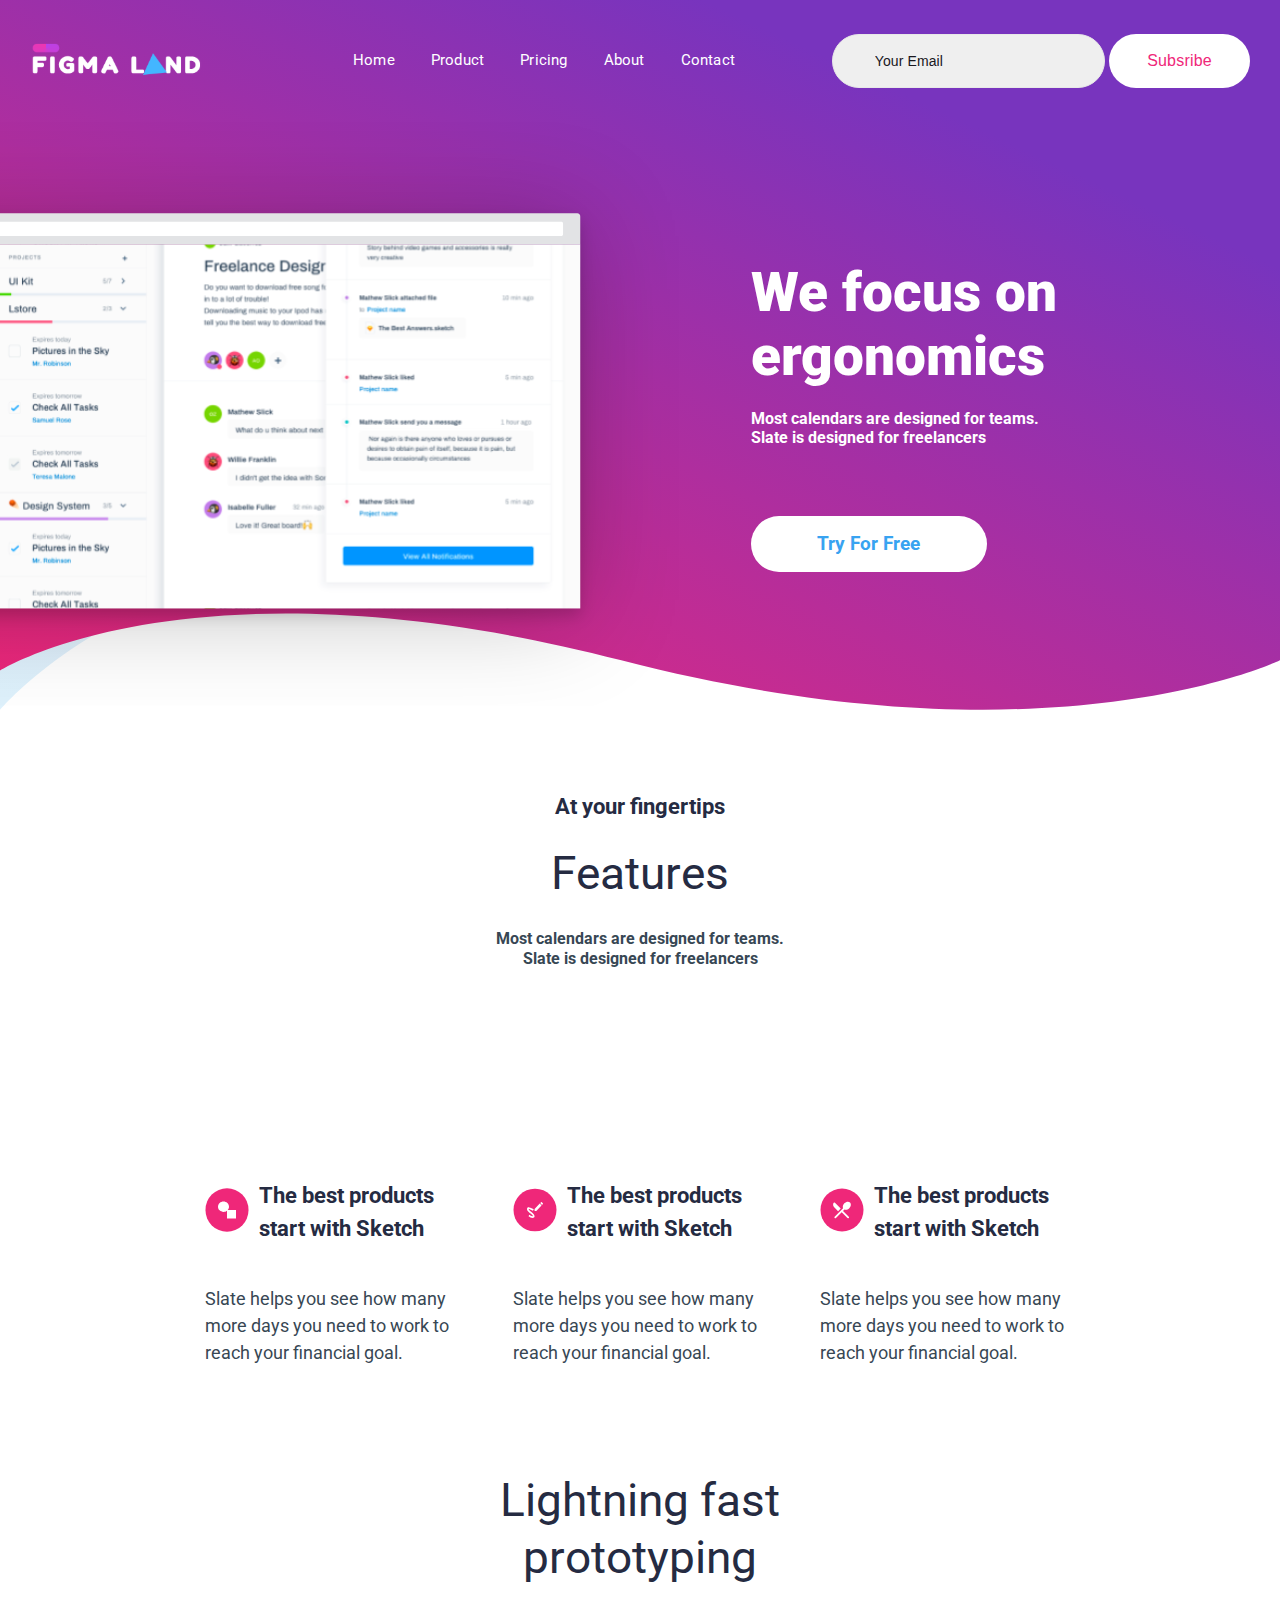
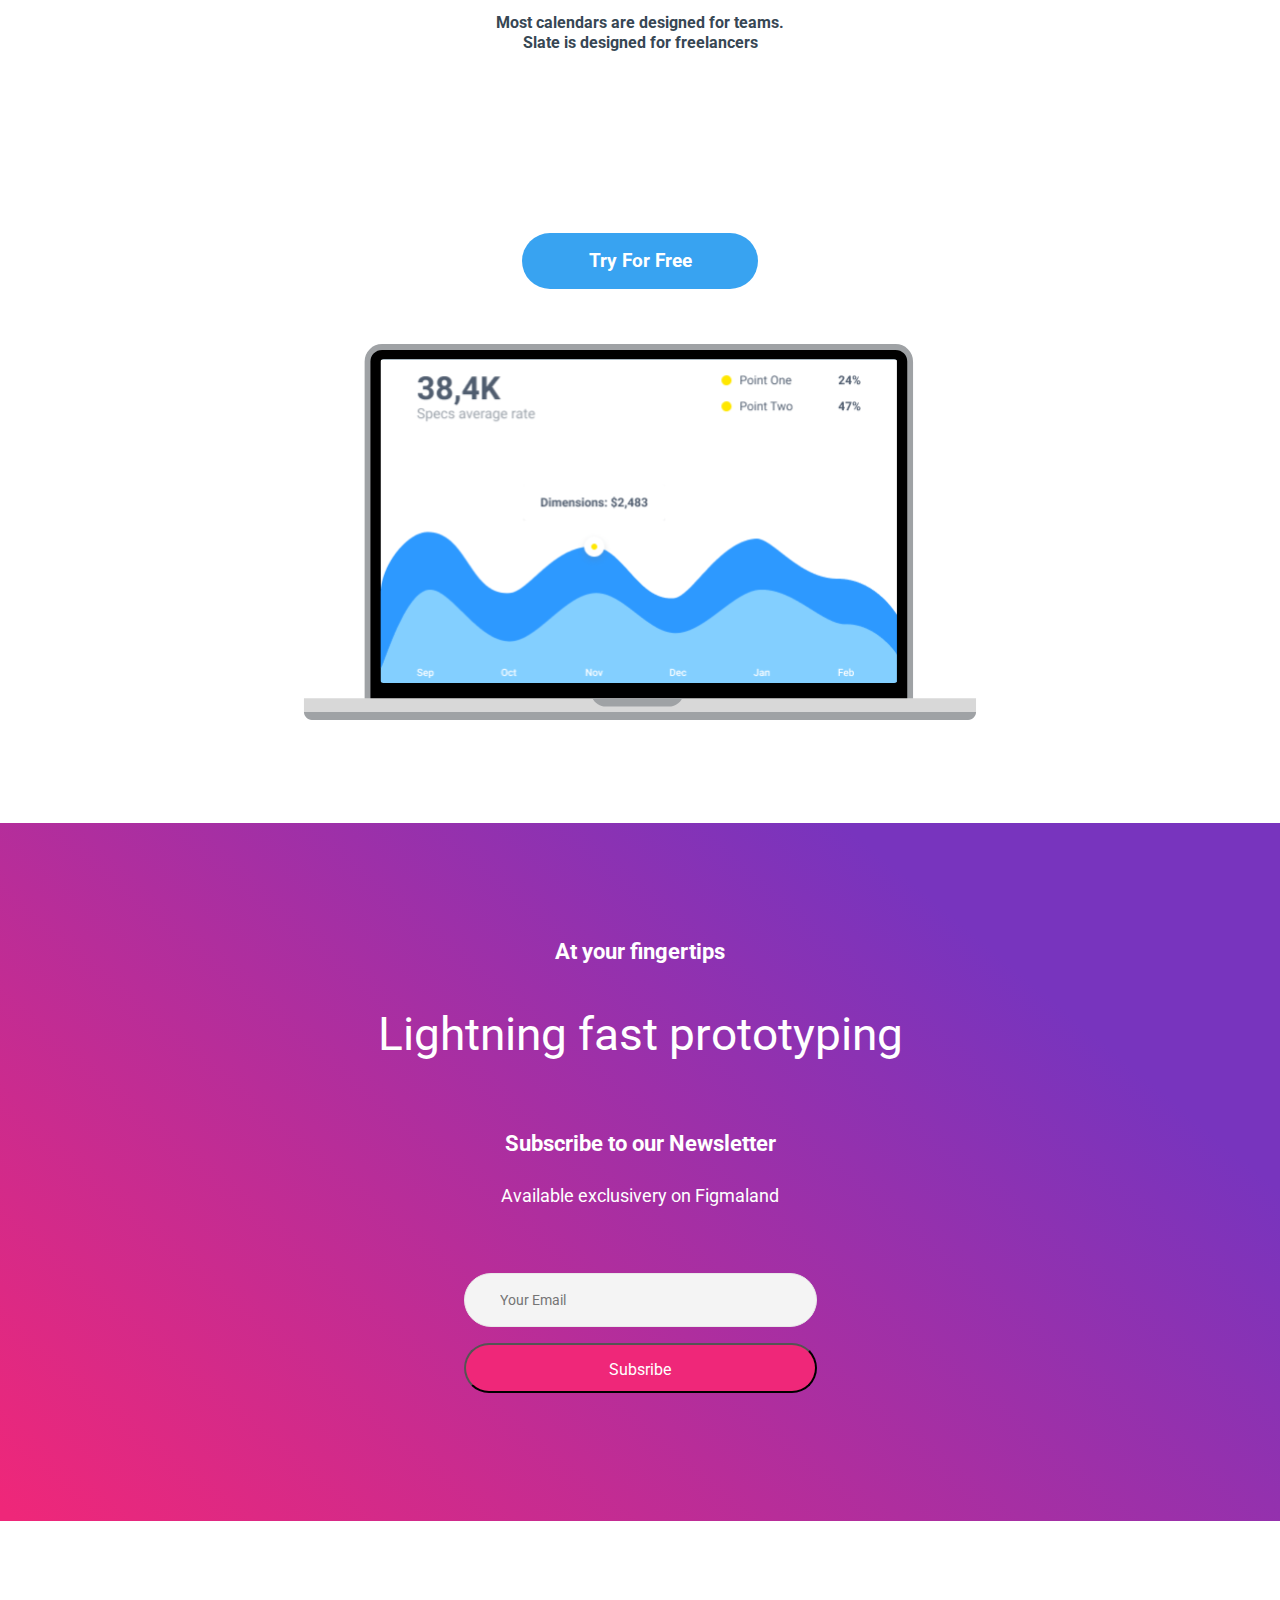
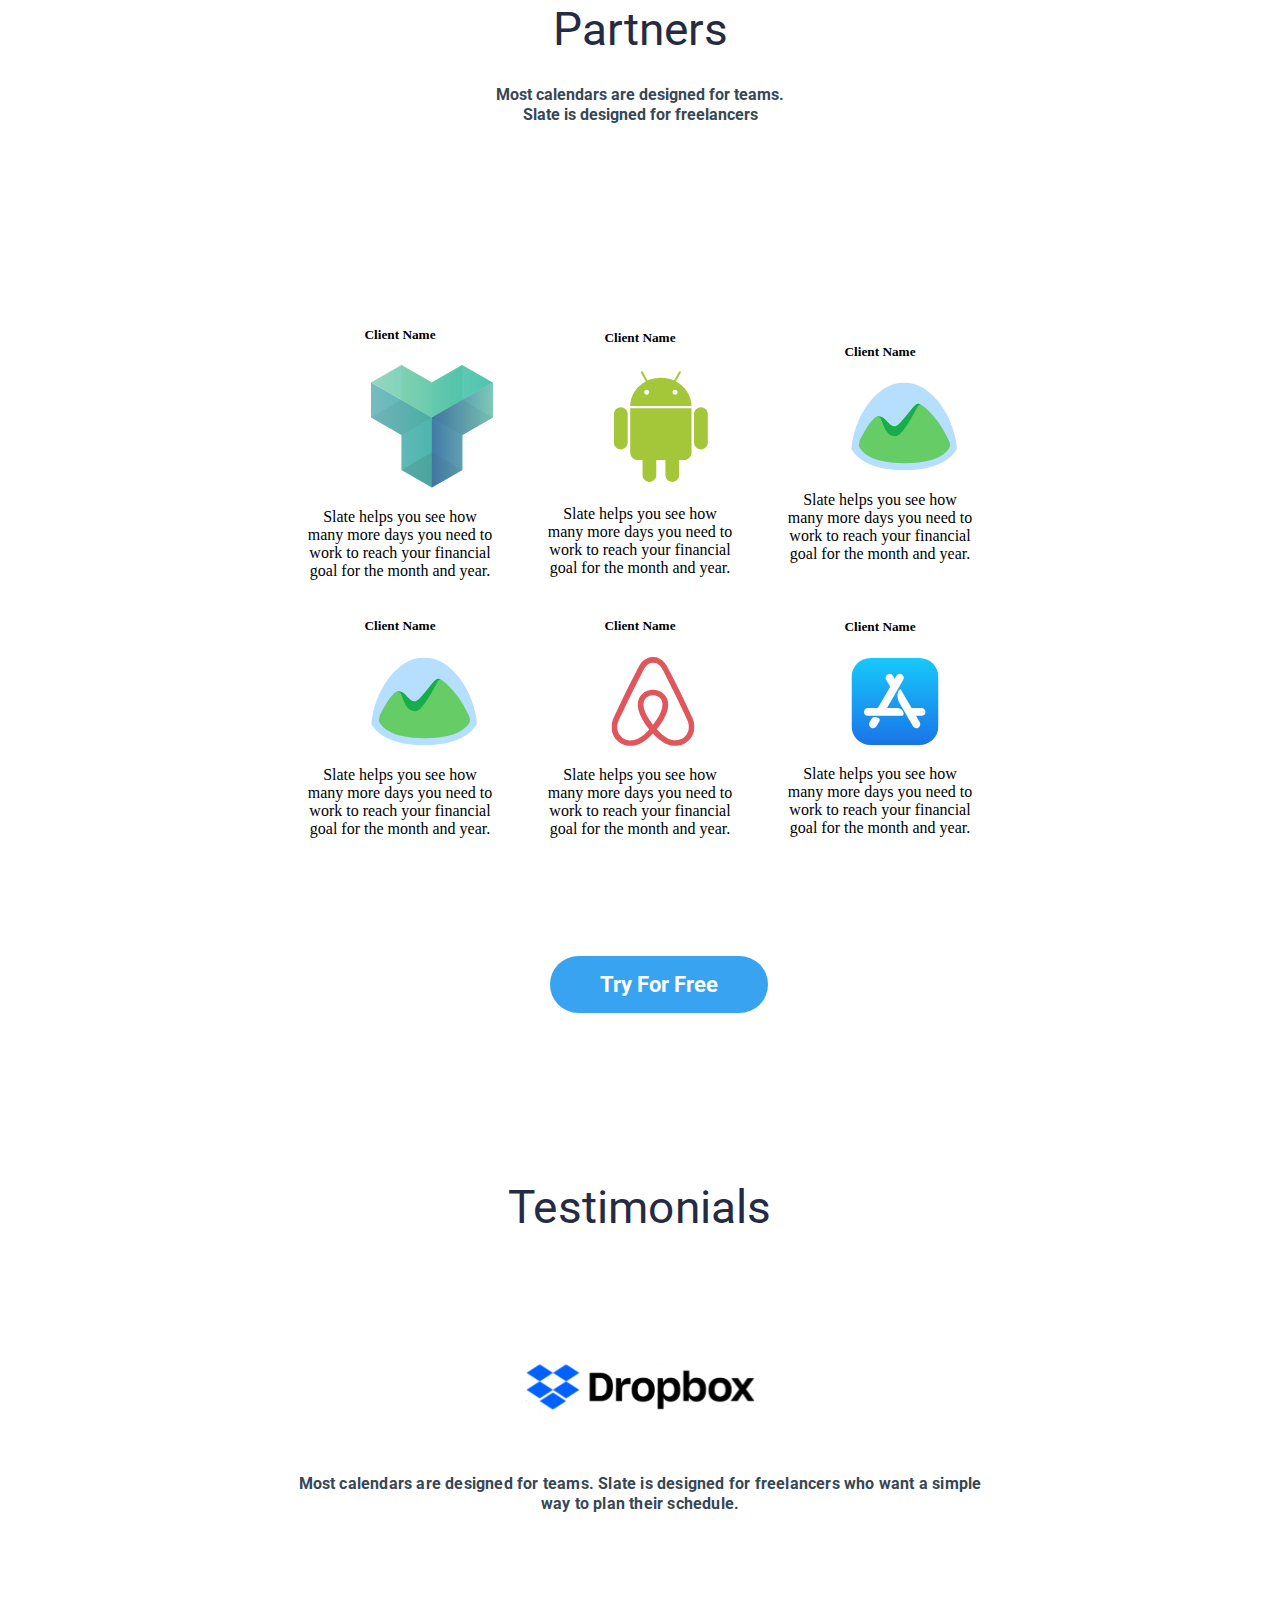
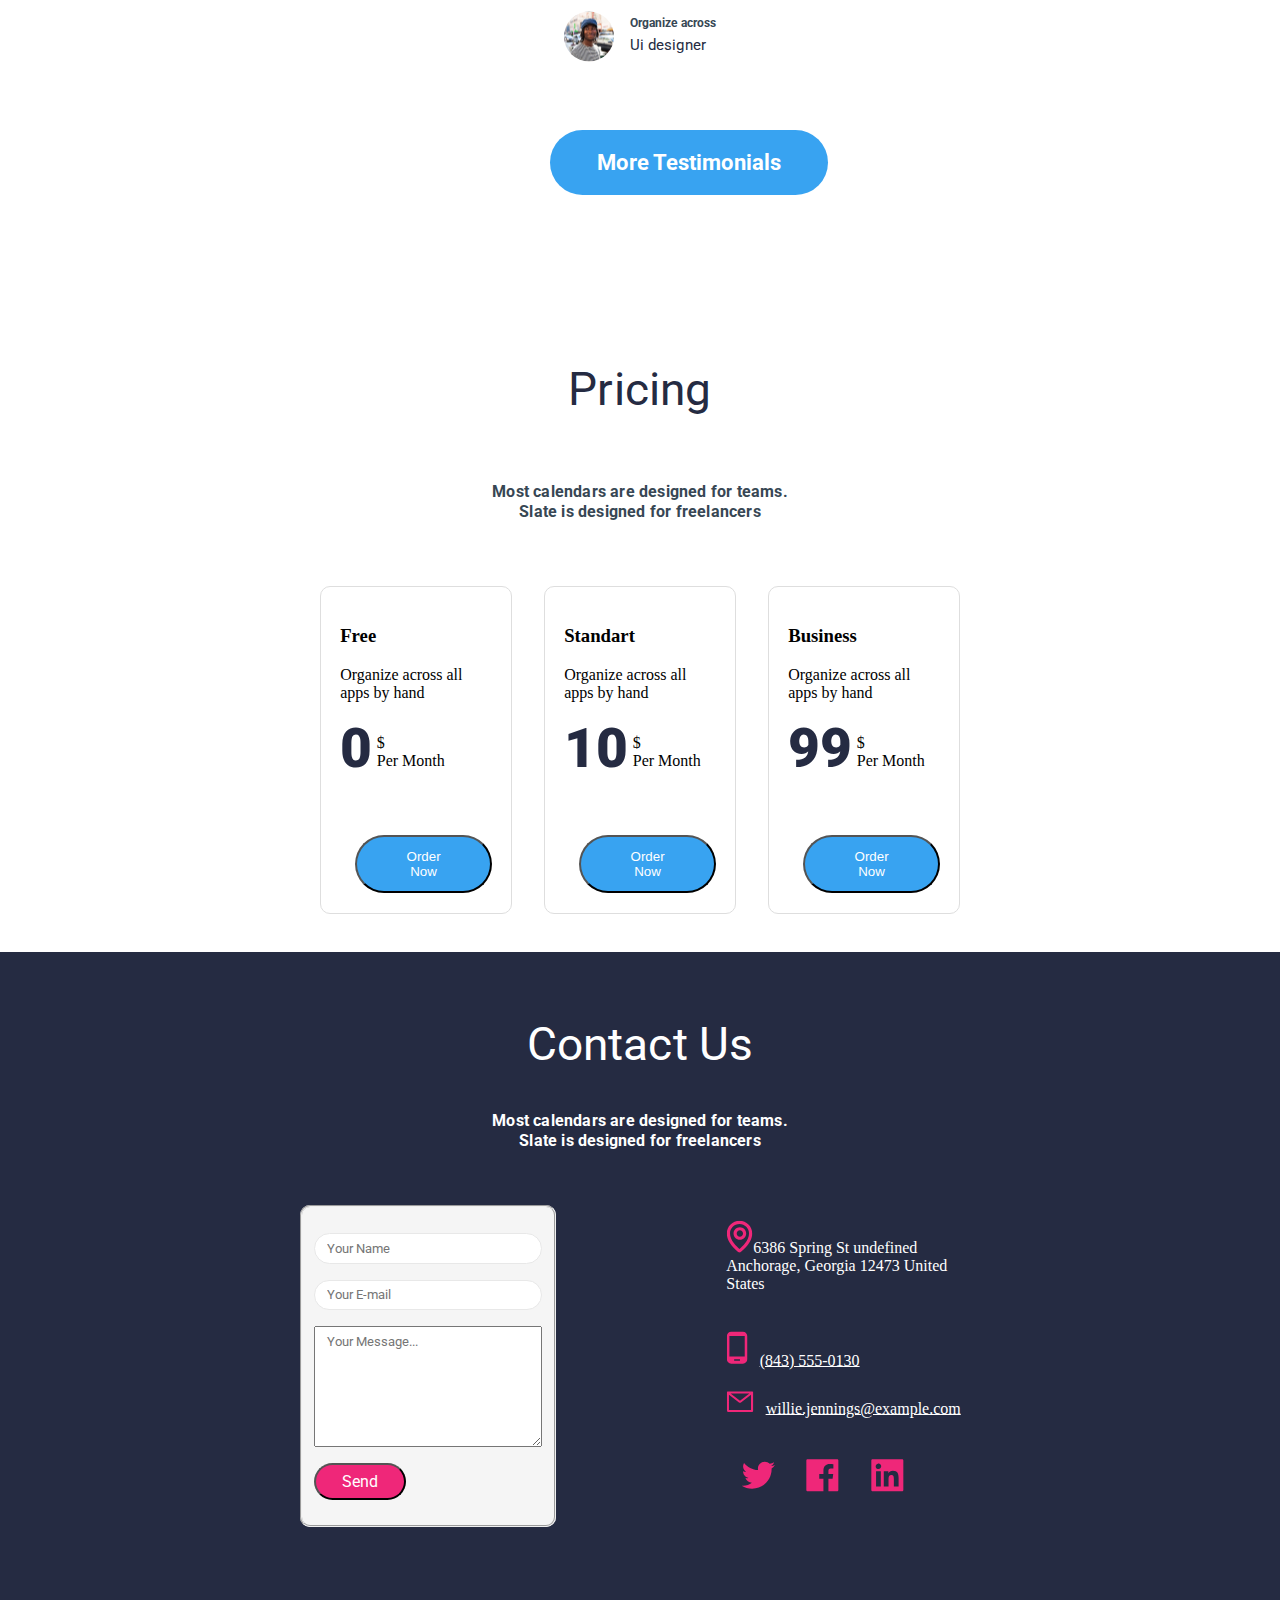
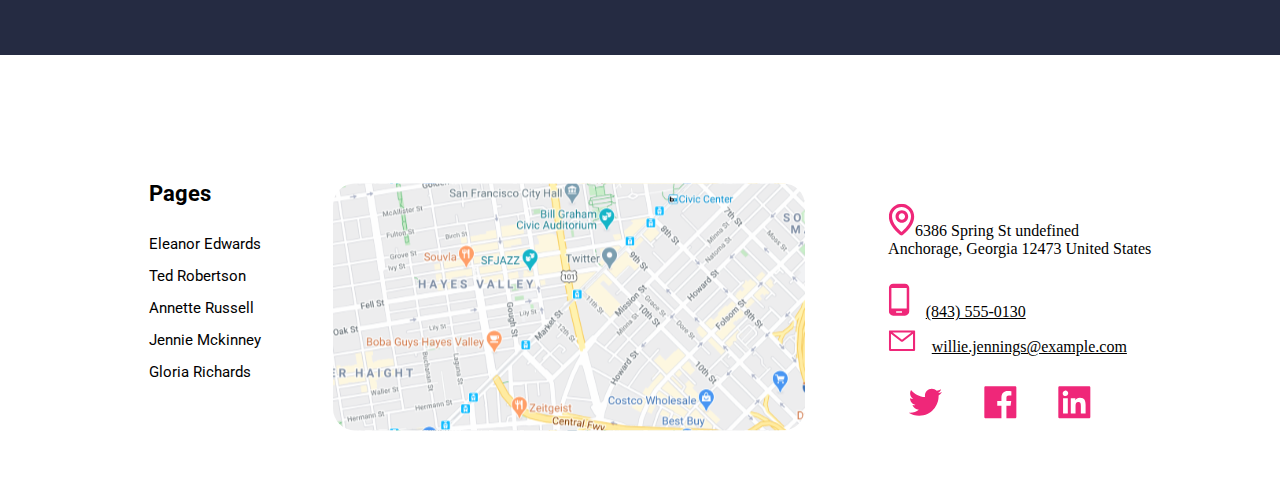
<file: index.html>
<!DOCTYPE html>
<html lang="en">
<head>
    <meta charset="UTF-8">
    <meta http-equiv="X-UA-Compatible" content="IE=edge">
    <meta name="viewport" content="width=device-width, initial-scale=1.0">
    <link rel="stylesheet" href="style.css">
    <link rel="stylesheet" href="adaptiv.css">
    <link href="https://fonts.googleapis.com/css2?family=Roboto&display=swap" rel="stylesheet">
    <title>Diploma</title>
</head>
<body>
        <div class="container">            
            <header class="header">
                <div class="header__logo">
                    <a href="#"><img src="img/Logo.svg" alt="" ></a>
                </div>

                <div class="header__burger">
                    <span></span>
                </div>
                
                <div class="header__nav">
                    <ul class="nav__link">
                        <li>
                            <a class="nav__item" href="#">Home</a>
                        </li>

                        <li>
                            <a class="nav__item" href="#">Product</a>
                        </li>

                        <li>
                            <a class="nav__item" href="#">Pricing</a>
                        </li>

                        <li>
                            <a class="nav__item" href="#">About</a>
                        </li>

                        <li>
                            <a class="nav__item" href="#">Contact</a>
                        </li>
                    </ul>
                </div>
                <div class="header__btn">
                    <input type="email" class="btn-input" name="email" id="email" placeholder="Your Email"></input>

                    <button class="btn-action">Subsribe
                        <a href="#"></a>
                    </button>
                </div>    

                
            </header>

            <div class="header__botton">
                <div class="header__botton-img">
                    <img src="./img/screen header.svg" alt="" width="100%" height="170%">
                </div>
                <div class="header__botton-text">
                    <h1 class="header__title">We focus on ergonomics</h1>
                    <h4 class="header__subtitle">Most calendars are designed for teams.<br>Slate is designed for freelancers</h4>
                    <button class="header__botton-btn">Try For Free</button>
                </div>    
                
            </div>
        </div>
        <div class="content">
            <div class="content__title">
                <h3 class="content__title-h3">At your fingertips</h3>
                <h2 class="content__title-h2">Features</h2>
                <P class="content__title-p">Most calendars are designed for teams.<br> Slate is designed for freelancers</P>
            </div>
            <div class="content__items">
                <div class="content__item-feature">
                    <div class="content__item-feature-icon">
                        <div class="content__icon"><img src="./img/ic_round-products-menu.svg"></div>
                        <h3 class="content__item-h3">The best products start with Sketch</h3>
                    </div>
                        <p class="content__item-p">Slate helps you see how many more days you need to work to reach your financial goal.</p>
                </div>

                <div class="content__item-feature">
                    <div class="content__item-feature-icon">
                        <div class="content__icon"><img src="./img/ic_round-feast-menu (1).svg"></div>
                        <h3 class="content__item-h3">The best products start with Sketch</h3>
                    </div>
                        <p class="content__item-p">Slate helps you see how many more days you need to work to reach your financial goal.</p>
                </div>

                <div class="content__item-feature">
                    <div class="content__item-feature-icon">
                        <div class="content__icon"><img src="./img/ic_round-restaurant-menu.svg"></div>
                        <h3 class="content__item-h3">The best products start with Sketch</h3>
                    </div>
                        <p class="content__item-p">Slate helps you see how many more days you need to work to reach your financial goal.</p>
                </div>

            </div>
        </div>
        <div class="content">
            <div class="content__title">
                <h2 class="content__title-h2">Lightning fast prototyping</h2>
                <p class="content__title-p">Most calendars are designed for teams.<br> Slate is designed for freelancers</p>
            </div>
            <div class="content__btn">
                <button class="content__btn-action">Try For Free</button>
            </div>

            <div class="content__foto">
                <img src="./img/desktop Hero Light 1.svg" alt="" width="80%" height="80%">
            </div>
        </div>
        <div class="content__newsletter">
            <div class="content__newsletter-title">
                <h3 class="content__newsletter-h3">At your fingertips</h3>
                <h2 class="content__newsletter-h2">Lightning fast prototyping</h2>
                <h3 class="content__newsletter-h3">Subscribe to our Newsletter</h3>
                <p class="content__newsletter-p">Available exclusivery on Figmaland</p>
            </div>
            <form class="content__form">
                <input type="email" class="form-input" name="email" id="email" placeholder="Your Email"></input>
                <button class="form-btn">Subsribe</button>
            </form>
        </div>

    <div class="content__partners">
        <div class="content__title">
            <h2 class="content__title-h2">Partners</h2>
            <P class="content__title-p">Most calendars are designed for teams.<br> Slate is designed for freelancers</P>
        </div>

    <div class="partners">
        <div>
            <h5 class="content__partners-name">Client Name</h5>
            <img class="content__partners-icon" src="./img/logos_apiary.svg" alt="" >
            <p class="content__partners-text">Slate helps you see how many more days you need to work to reach your financial goal for the month and year.
            </p>
            
        </div>

        <div>
            <h5 class="content__partners-name">Client Name</h5>
            <img class="content__partners-icon" src="./img/logos_android-icon.svg" alt="">
            <p class="content__partners-text">Slate helps you see how many more days you need to work to reach your financial goal for the month and year.
            </p>
        </div>
        
        <div>
            <h5 class="content__partners-name">Client Name</h5>
            <img class="content__partners-icon" src="./img/logos_basecamp.svg" alt="">
            <p class="content__partners-text">Slate helps you see how many more days you need to work to reach your financial goal for the month and year.
            </p>
            
        </div>
    </div>

    <div class="partners">
            <div>
                <h5 class="content__partners-name">Client Name</h5>
                <img class="content__partners-icon" src="./img/logos_basecamp.svg" alt=""  >
                <p class="content__partners-text">Slate helps you see how many more days you need to work to reach your financial goal for the month and year.
                </p>
            </div>

            <div>
                <h5 class="content__partners-name">Client Name</h5>
                <img class="content__partners-icon"src="./img/logos_airbnb.svg" alt="">
                <p class="content__partners-text">Slate helps you see how many more days you need to work to reach your financial goal for the month and year.
                </p>
            </div>
            
            <div>
                <h5 class="content__partners-name">Client Name</h5>
                <img class="content__partners-icon" src="./img/logos_apple-app-store.svg" alt="">
                <p class="content__partners-text">Slate helps you see how many more days you need to work to reach your financial goal for the month and year.
                </p>
                
                </div>
            </div>     
     </div>
        <button class="content__partners-btn">Try For Free</button>

<div class="content__testimonials">
    <h2 class="content__testimonials-title">Testimonials</h2>
    <img class="content__testimonials-icon" src="./img/Dropbox.svg" alt="">
    <p class="content__testimonials-text">Most calendars are designed for teams. Slate is designed for freelancers who want a simple<br> way to plan their schedule.</p>
<div class="content__testimonials-foto">
    <img src="./img/avatar.svg">

<div>
    <h5 class="content__link-name">Organize across<br> <a href="#" class="content__link">Ui designer</a></h5>
</div>
</div>

</div>
<button class="content__testimonials-btn">More Testimonials</button>

<div class="content__pricing">
    <h2 class="content__testimonials-title">Pricing</h2>
    <p class="content__testimonials-text">Most calendars are designed for teams.<br> Slate is designed for freelancers</p>
    
    <div class="pricing">
        <div class="pricing-block">
            <h3>Free</h3>
            <p>Organize across all apps by hand</p>
            <div class= "cost">
                <p class="cost cost-item">0</p>
                <div class="cost-dol">
                    <p>$ <br>Per Month</p>
                </div>
            </div>
    <button class="pricing-btn">Order Now</button>
        </div>
    
    
        <div class="pricing-block">
            <h3>Standart</h3>
            <p>Organize across all apps by hand</p>
            <div class="cost">
                <p class="cost cost-item">10</p>
                <div class="cost-dol">
                    <p>$ <br>Per Month</p>
                </div>
            </div>
    <button class="pricing-btn">Order Now</button>
        </div>
    
        <div class="pricing-block">
            <h3>Business</h3>
            <p>Organize across all apps by hand</p>
            <div class="cost">
                <p class="cost-item">99</p>
                <div class="cost-dol">
                    <p>$ <br>Per Month</p>
                </div>
            </div>
    <button class="pricing-btn">Order Now</button>
    </div>
</div>
</div>

    <div class="content__contact">
        <h2 class="contact-title">Contact Us</h2>
        <p class="contact-text">Most calendars are designed for teams.<br> Slate is designed for freelancers</p>
    
    <div class="content-inform">
        <fieldset class="form">
            
            <input type="text" placeholder="Your Name" required>
            <input type="email" placeholder="Your E-mail"required>
            <textarea placeholder="Your Message..." rows="7" ></textarea>
            <button class="submit">Send</button>
        </fieldset>
           
                <div class="content__adress">
                        <div class="adress-icon">
                            
                             <p><img src="./img/bx_bx-map.svg">6386 Spring St undefined<br> Anchorage, Georgia 12473 United States</p>
                            </div>
                       
                        <div class="adress-icon">
                            <img src="./img/ic_baseline-phone-android.svg">
                            <a href="#">(843) 555-0130</a>
                        </div>
                        
                        <div class="adress-icon">
                            <img src="./img/ant-design_mail-outlined.svg">
                            <a href="#">willie.jennings@example.com</a>
                        </div>  
                    
                    <div class="adress-social">
                        <a href="#"><img src="./img/ant-design_twitter-outlined.svg"></a>
                    </div>
                        <div class="adress-social">
                        <a href="#"> <img src="./img/ant-design_facebook-filled.svg"></a>
                    </div>
                        <div class="adress-social">
                        <a href="#"><img src="./img/ant-design_linkedin-filled.svg"></a>
                    </div>
            </div>
    </div>
    </div>
    
<footer class="footer">
    
    <ul class="footer__link">
        <h3 class="footer__name">Pages</h3>
        <li >
            <a href="#" class="footer-item">Eleanor Edwards</a>
        </li>
        <li>
            <a href="#" class="footer-item">Ted Robertson</a>
        </li>
        <li>
            <a href="#" class="footer-item">Annette Russell</a>
        </li>
        <li>
            <a href="#" class="footer-item">Jennie Mckinney</a>
        </li>
        <li>
            <a href="#" class="footer-item">Gloria Richards</a>
        </li>
    </ul>
    <div class="footer__map">
        <img src="./img/map.svg">
    </div>
    <div class="footer__adress">
        
        <div class="footer-icon">
                            
            <p><img src="./img/bx_bx-map.svg">6386 Spring St undefined<br> Anchorage, Georgia 12473 United States</p>
           </div>
      
       <div class="footer-icon">
           <img src="./img/ic_baseline-phone-android.svg">
           <a href="#">(843) 555-0130</a>
       </div>
       
       <div class="footer-icon">
           <img src="./img/ant-design_mail-outlined.svg">
           <a href="#">willie.jennings@example.com</a>
       </div>  
    
    
    <div class="footer__social">
        <a href="#"><img src="./img/ant-design_twitter-outlined.svg"></a>
    </div>
        <div class="footer__social">
        <a href="#"> <img src="./img/ant-design_facebook-filled.svg"></a>
    </div>
        <div class="footer__social">
        <a href="#"><img src="./img/ant-design_linkedin-filled.svg"></a>
    </div>
</div>
</div>
</div>

</footer>

</body>
</html>
</file>
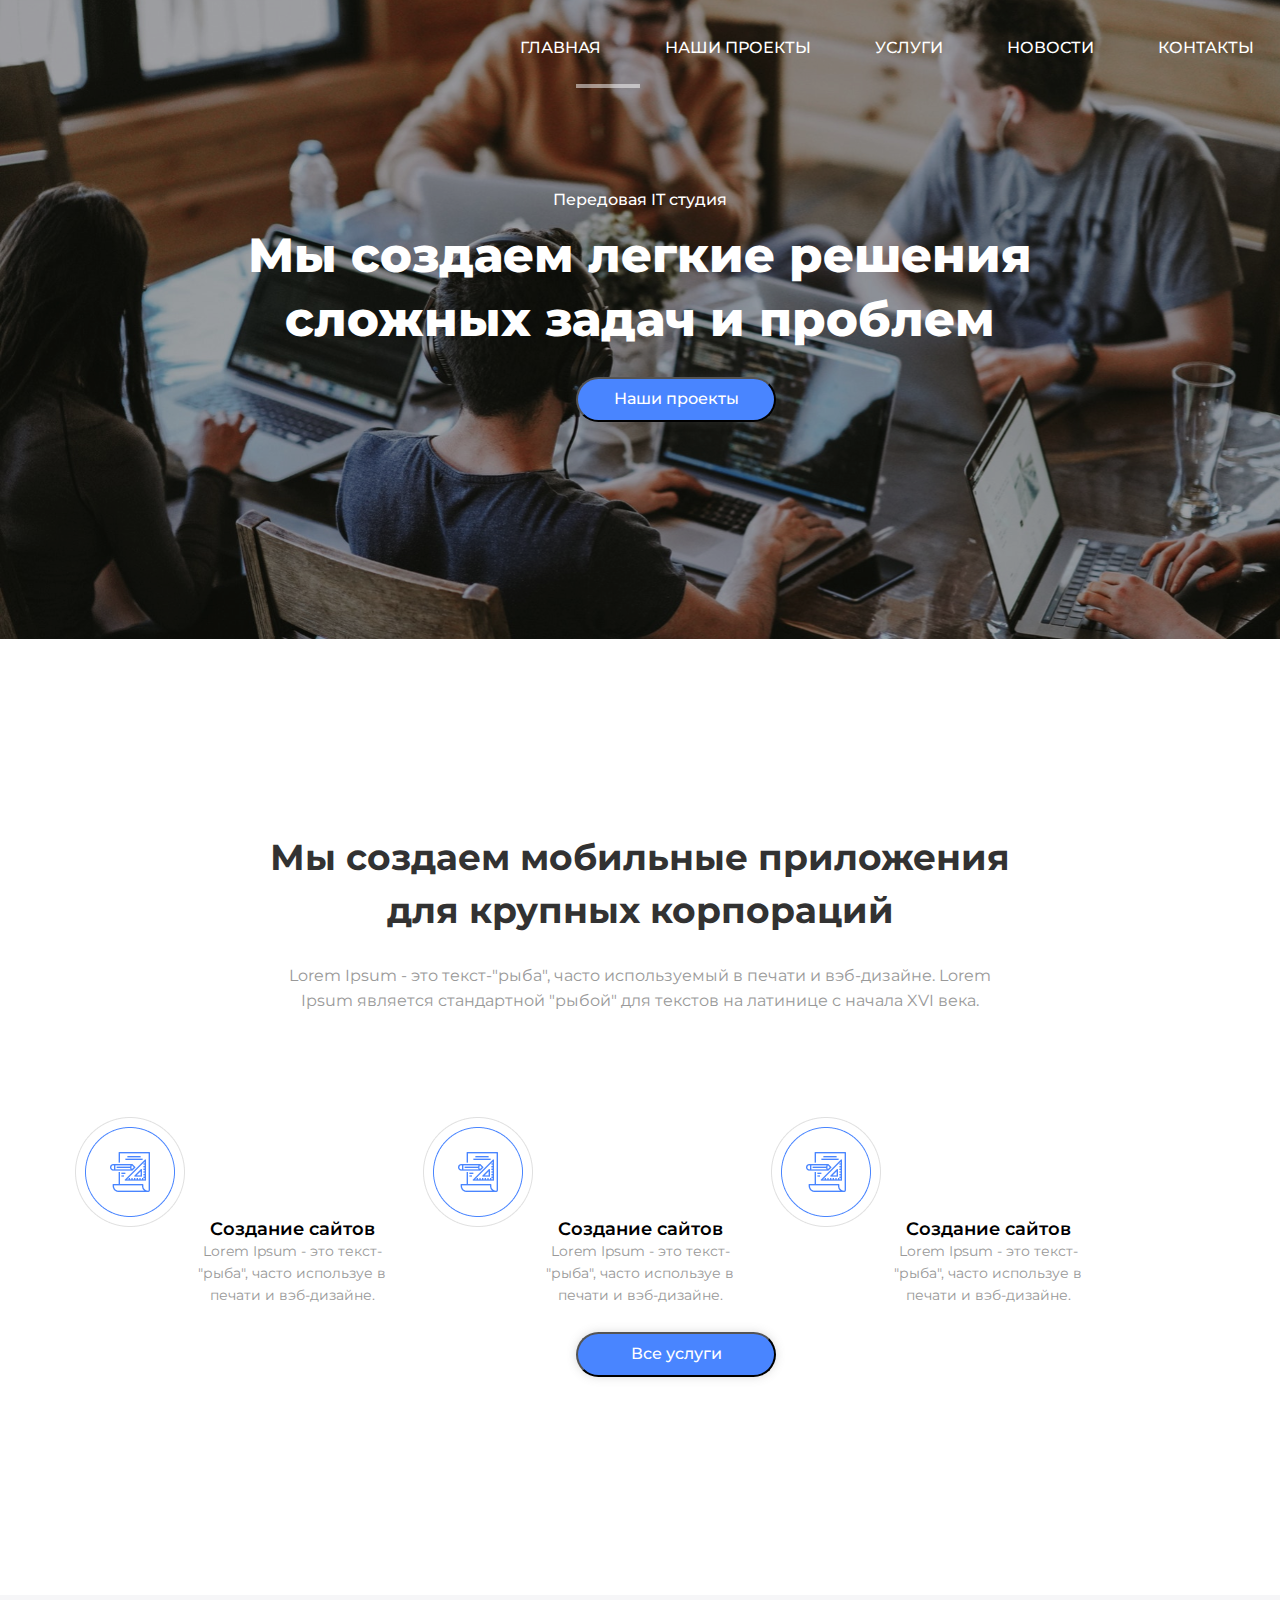
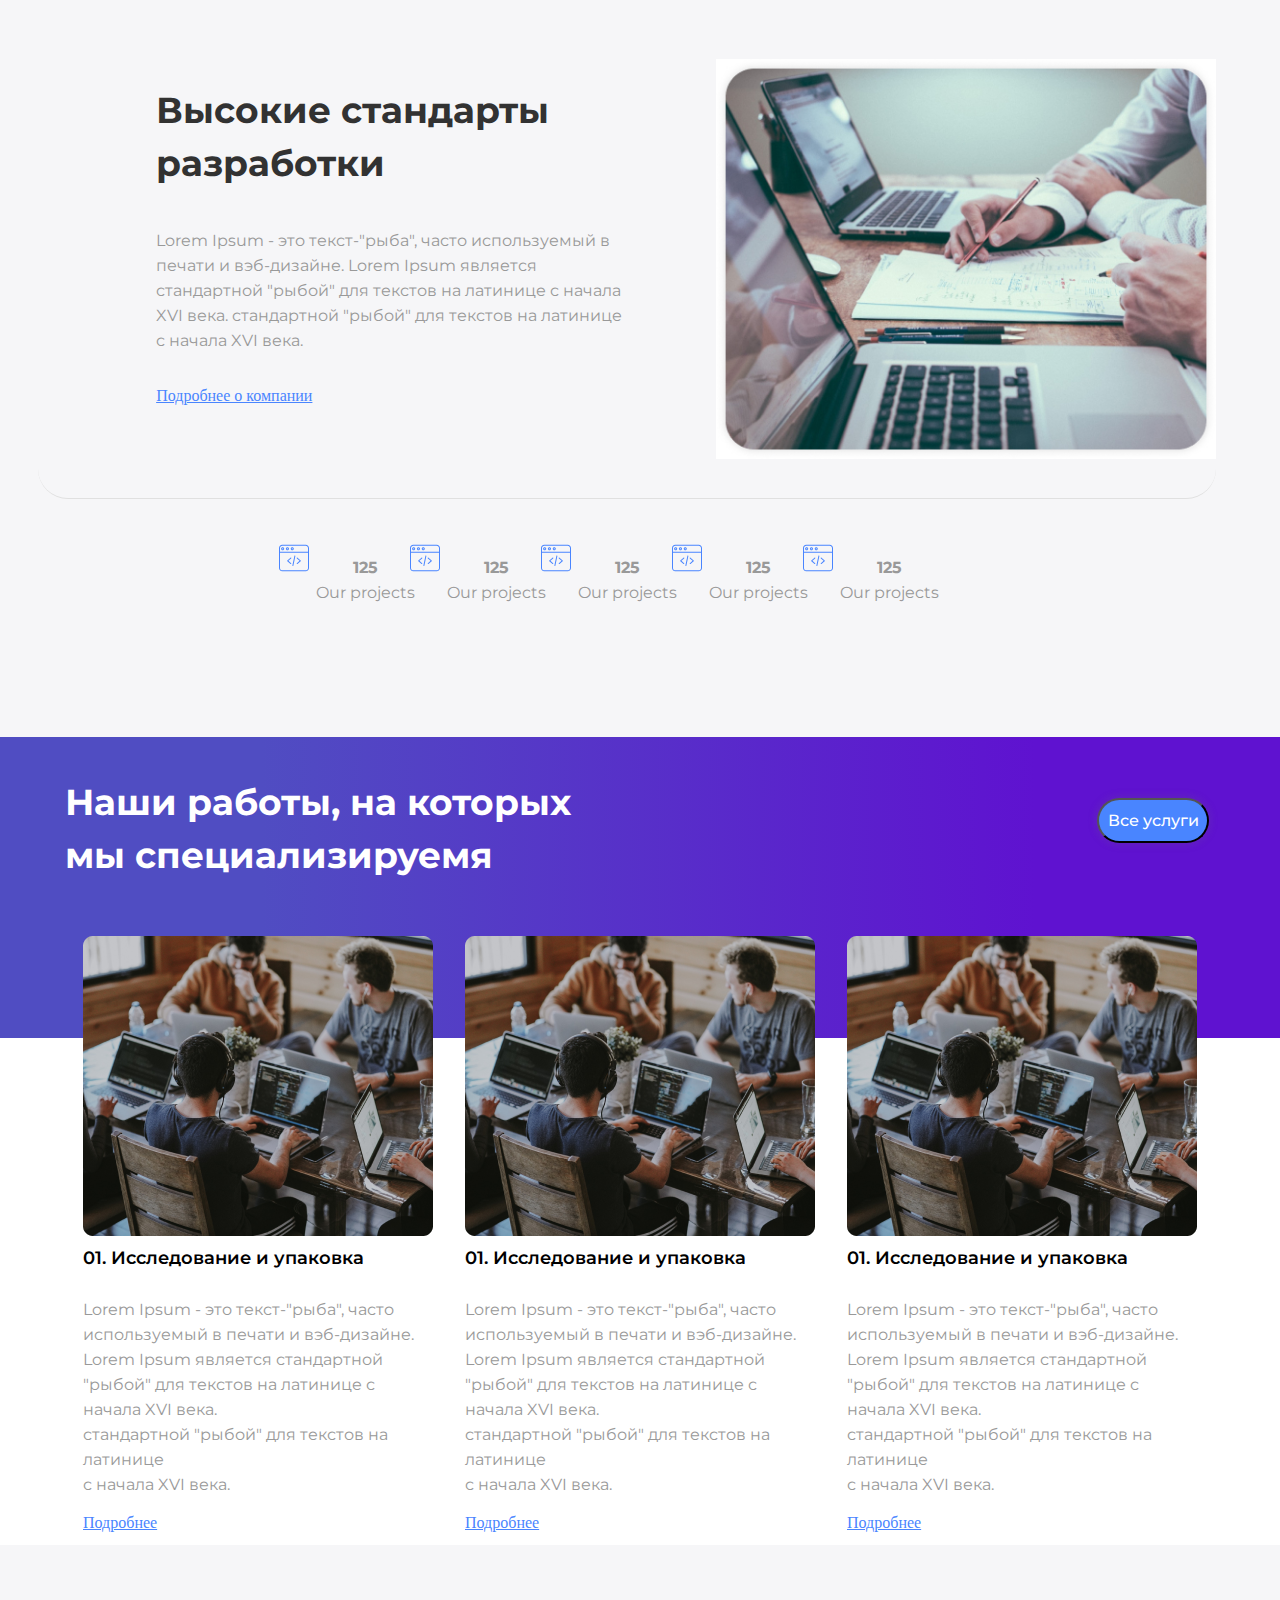
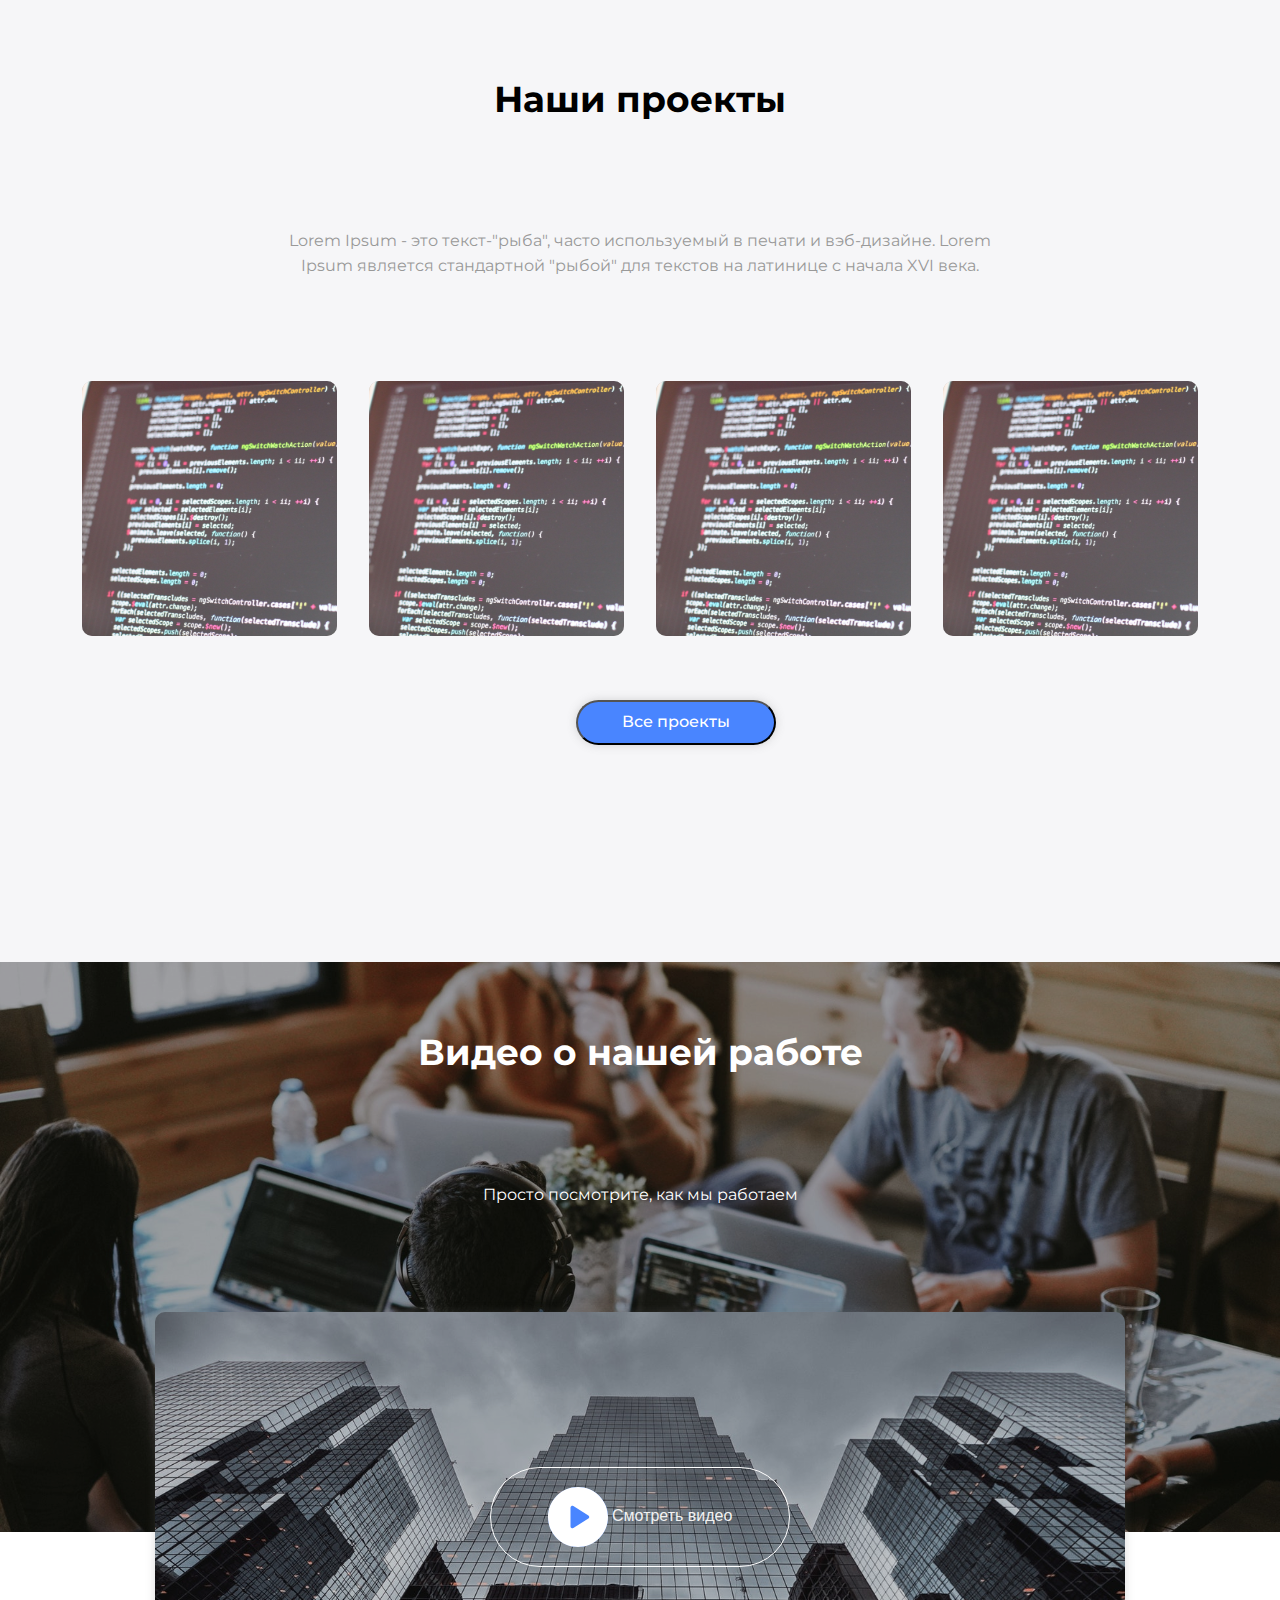
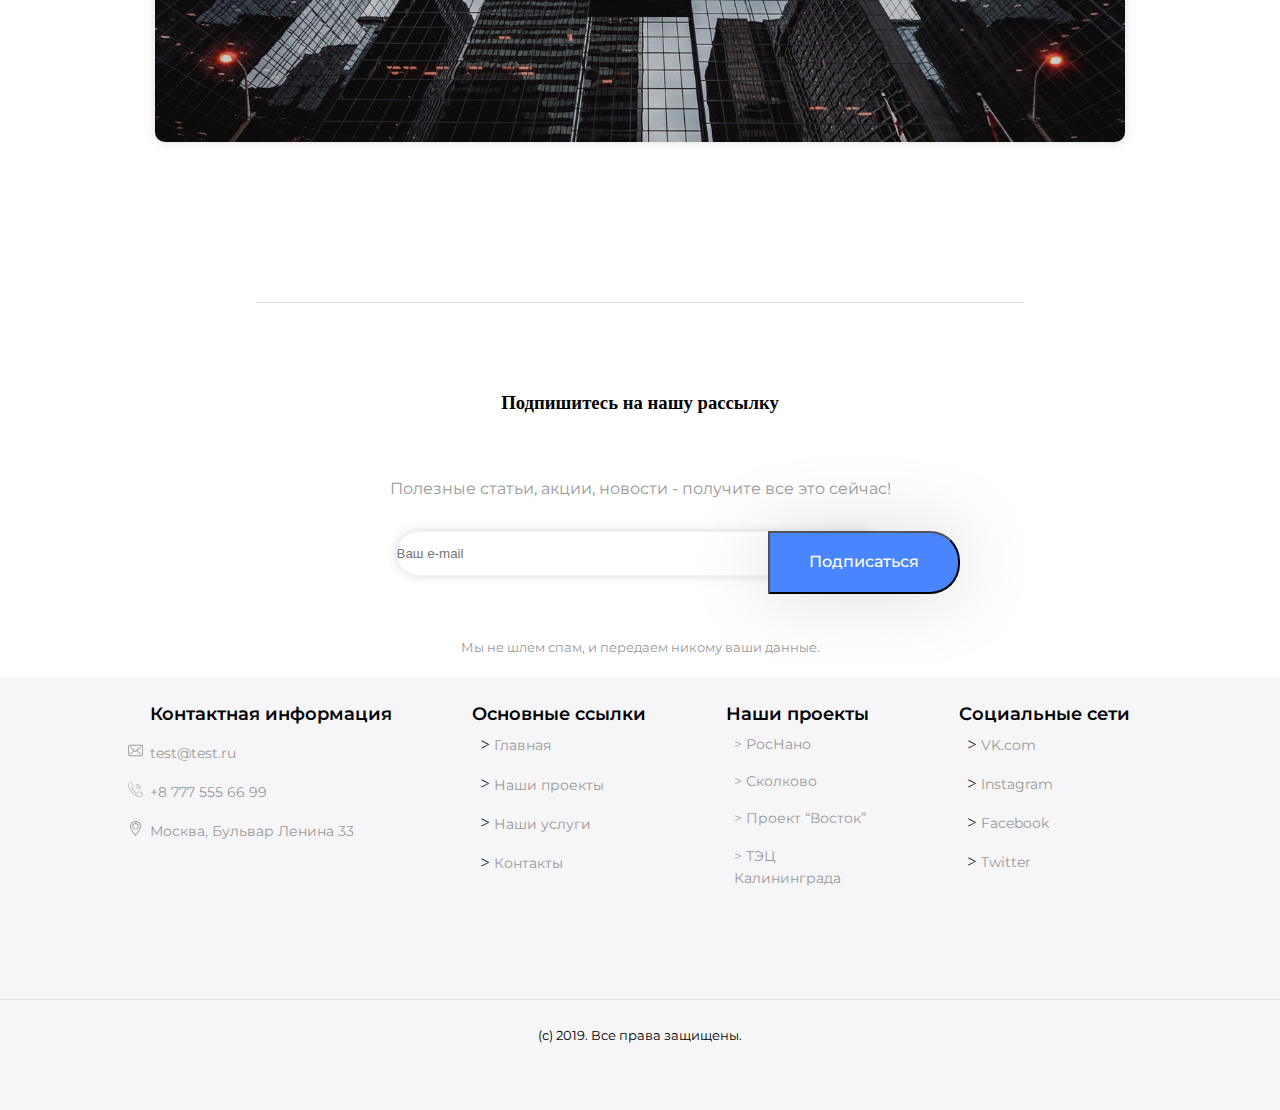
<file: homework-3/index.html>
<!DOCTYPE html>
<html lang="ru">
<head> 
    <meta charset="UTF-8">
    <meta http-equiv="X-UA-Compatible" content="IE=edge">
    <meta name="viewport" content="width=device-width, initial-scale=1.0">
    <title>Задание 3</title>
    <link rel="stylesheet" href="style.css">
    <link rel="preconnect" href="https://fonts.gstatic.com">
    <link href="https://fonts.googleapis.com/css2?family=Montserrat:wght@500;600&display=swap" rel="stylesheet">
</head>
<body>

    <header class="container"> 
        <nav class="nav">
            <div class="nav-item">
            <a href="a">Главная</a>
            </div>
            <div class="nav-item">
            <a href="a">Наши проекты</a>
            </div>
            <div class="nav-item">
            <a href="a">Услуги</a>
            </div>
            <div class="nav-item">
            <a href="a">Новости</a>
            </div>
            <div class="nav-item">
            <a href="a">Контакты</a>
            </div>     
        </nav>
        <hr>
        <p>Передовая IT студия</p>
        <h2>Мы создаем легкие решения<br> сложных задач и проблем</h2>
        <button class="btn">Наши проекты <a href="#" target="self"></a></button>
   </header>

   <div class="services">
       Мы создаем мобильные приложения<br> для крупных корпораций
     <div class="services-text">Lorem Ipsum - это текст-"рыба", часто используемый в печати и вэб-дизайне. Lorem <br>Ipsum является стандартной "рыбой" для текстов на латинице с начала XVI века.</div> 
     
    <ul class="main">
      <li class="services-list"><h4 class="main">Создание сайтов</h4> Lorem Ipsum - это текст-<br> "рыба", часто используе в<br> печати и вэб-дизайне.</li>
      <li class="services-list"><h4 class="main">Создание сайтов</h4> Lorem Ipsum - это текст-<br> "рыба", часто используе в<br> печати и вэб-дизайне.</li>
      <li class="services-list"><h4 class="main">Создание сайтов</h4> Lorem Ipsum - это текст- <br>"рыба", часто используе в <br>печати и вэб-дизайне.</li>
    </ul>

    </div>
   
   <button class="btn">Все услуги <a href="#" target="self"></a></button>

   <div class="blok">
    <div class="about_us">
        <div class="about_us-text">
            <h2 class="about_us-name">Высокие стандарты разработки</h2>
            <p class="about_us-subtitle">Lorem Ipsum - это текст-"рыба", часто используемый в печати и вэб-дизайне. Lorem Ipsum является стандартной "рыбой" для текстов на латинице с начала XVI века.
        стандартной "рыбой" для текстов на латинице с начала XVI века.</p>
            <a class="detail" href="#" target="blank">Подробнее о компании</a>
        </div> 
        <div >
            <img src="img/Rectangle 2.jpg" alt="картинка" width="500px" height="400px">
        </div> 
    </div>  
        <ul class="list">
            <li class="about_us-list"><b class="list">125</b> Our projects</li>
            <li class="about_us-list"><b class="list">125</b> Our projects</li>
            <li class="about_us-list"><b class="list">125</b> Our projects</li>
            <li class="about_us-list"><b class="list">125</b> Our projects</li>
            <li class="about_us-list"><b class="list">125</b> Our projects</li>
          </ul>
    </div>

     <div class="all-services">
        <div class="all-services-name">Наши работы, на которых мы специализируемя
             <button class="btn">Все услуги</button>
        </div>   
    </div>   
    <ul class="list">
        <li><img src="img/Rectangle 2.2.png">
            <h3 class="list-all">01. Исследование и упаковка</h3>
            <p class="list-all-subtitle"> Lorem Ipsum - это текст-"рыба", часто<br> используемый в
            печати и вэб-дизайне.<br> Lorem Ipsum является стандартной "рыбой"
            для текстов на латинице с начала XVI века.<br>
            стандартной "рыбой" для текстов на латинице<br> с начала
            XVI века.</p>
            <a class="detail" href="a">Подробнее</a></li>
        <li><img src="img/Rectangle 2.2.png"> 
            <h3 class="list-all">01. Исследование и упаковка</h3> 
            <p class="list-all-subtitle"> Lorem Ipsum - это текст-"рыба", часто<br> используемый в
            печати и вэб-дизайне.<br> Lorem Ipsum является стандартной "рыбой"
            для текстов на латинице с начала XVI века.<br>
            стандартной "рыбой" для текстов на латинице<br> с начала
            XVI века.</p>
            <a class="detail" href="a">Подробнее</a></li>
        <li><img src="img/Rectangle 2.2.png"> 
            <h3 class="list-all">01. Исследование и упаковка</h3> 
            <p class="list-all-subtitle"> Lorem Ipsum - это текст-"рыба", часто<br> используемый в
            печати и вэб-дизайне.<br> Lorem Ipsum является стандартной "рыбой"
            для текстов на латинице с начала XVI века.<br>
            стандартной "рыбой" для текстов на латинице <br>с начала
            XVI века.</p>
            <a class="detail" href="a">Подробнее</a></li>                       
      </ul>

    <div class="all-projects">
          <h2 class="all-projects-title"> Наши проекты</h2>
    <p class="all-projects-text">Lorem Ipsum - это текст-"рыба", часто используемый в печати и вэб-дизайне. Lorem
         <br>Ipsum является стандартной "рыбой" для текстов на латинице с начала XVI века.</p> 
        
        <div class="all-projects-img">
         <img src="img/Rectangle 2.1.svg" alt="картинка">
         <img src="img/Rectangle 2.1.svg" alt="картинка">
         <img src="img/Rectangle 2.1.svg" alt="картинка">
         <img src="img/Rectangle 2.1.svg" alt="картинка">
        </div>
        <button class="btn">Все проекты <a href="#" target="self"></a></button>
   </div>

   <div class="video-blok">
    <div class="video">
        <h3 class="video-title">Видео о нашей работе</h3>
        <p class="video-text">Просто посмотрите, как мы работаем</p>
    </div>

    <div class="video-play">
        <img src="img/clip.svg" alt="видео">
        <button class="btn-play"> <img src="img/play-button.svg" alt="play" style="vertical-align: middle"> Смотреть видео</button>
    </div>
</div>
<div class="subcribe">
    <h3 class="subcribe-title">Подпишитесь на нашу рассылку</h3>
    <p class="subcribe-subtitle">Полезные статьи, акции, новости - получите все это сейчас!</p>
    <form class="form">
            <input class="input" name="email" type="email" placeholder="Ваш e-mail">
             <button class="subcribe-btn" type="button">Подписаться</button >
    </form>
    <p class="subcribe-text">Мы не шлем спам, и передаем никому ваши данные.</p>
</div>

<footer class="footer_links">
    
<ul class="footer_links-inform">
    <h3 class="footer_links-title"> Контактная информация</h3>
    <li class="mail"> <a href="a">test@test.ru</a></li>
    <li class="phone"> <a href="a"> +8 777 555 66 99</a></li>
    <li class="placeholder"> <a href="a">Москва, Бульвар Ленина 33</a></li>
</ul>
   
 <ul class="footer_links-inform">
    <h3 class="footer_links-title"> Основные ссылки</h3>
    <li class="footer_link-inform-main"> <a href="a">Главная</a></li>
    <li class="footer_link-inform-main"> <a href="a">Наши проекты</a></li>
    <li class="footer_link-inform-main"><a href="a">Наши услуги</a></li>
    <li class="footer_link-inform-main"><a href="a"> Контакты</a></li>
</ul>

<ul class="footer_link-inform">
    <h3 class="footer_links-title"> Наши проекты</h3>
    <li class="footer_link-inform-company"> РосНано</li>
    <li class="footer_link-inform-company"> Сколково</li>
    <li class="footer_link-inform-company">Проект “Восток”</li>
    <li class="footer_link-inform-company">ТЭЦ Калининграда</li>
</ul>  
<ul  class="footer_links-inform">
    <h3 class="footer_links-title">Социальные сети </h3>
    <li class="footer_link-inform-main"><a href="a"> VK.com</a></li>
    <li class="footer_link-inform-main"><a href="a"> Instagram</a></li>
    <li class="footer_link-inform-main"><a href="a"> Facebook</a></li>
    <li class="footer_link-inform-main"><a href="a"> Twitter</a></li>
</ul>

</footer>
<div class="subtitle-text">(с) 2019. Все права защищены.</div>

    
</body>
</html>
</file>
<file: style.css>
*{
    box-sizing: border-box;
}

html, body {
    margin: 0;
    padding: 0;
}

.container {
    width: 100%;
    background: url(./img/Bg2.svg ), url(./img/Bg1.svg);  
    
}
.header__logo:hover {
    cursor: pointer;
    transform: scale(1, 2);
}
.header {
    width: 100%;
    display: flex;
    justify-content: space-between;
    align-items: center;
    padding: 30px;
    font-family: 'Roboto', sans-serif;
}

.header__nav {
    width: 100%;
    max-width: 422px;   
}

.nav__link {
    display: flex;
    justify-content: space-between;    
    list-style-type: none;
}

.nav__item {
    text-decoration-line: none;
    font-weight: normal;
    font-size: 0.938rem;
    line-height: 1.688rem;
    text-align: center;
    letter-spacing: 0.2px;
    color: #FFFFFF;  
}

.nav__item:hover {
    cursor: pointer;
    color: #EF2779;
} 

.btn-input {
    width: 273px;
    height: 54px;
    border-radius: 39px;
    background: #EFEFEF;
    border: 1px solid #E8E8E8;
    padding-left: 10%;
}

.btn-input::placeholder {
    position: relative;
    font-weight: normal;
    font-size: 14px;
    line-height: 16px;
    letter-spacing: 0.1px;
    color: #18171D;
}

.btn-action {
    width: 141px;
    height: 54px;
    background: #FFFFFF;
    border-radius: 35px;
    font-weight: 500;
    font-size: 16px;
    line-height: 16px;
    letter-spacing: 0.2px;
    color: #EF2779;
    outline: none;
    border: none;
}

.btn-action:hover {
    cursor: pointer;
    background-color: #EF2779;
    color: #FFFFFF;
    transition: background-color 200ms linear, color 200ms linear;
}

.header__botton {
    display: flex;
    justify-content: space-between;
    align-items: center;  
}

.header__botton-text {
    display: flex;
    flex-direction: column;
    align-items: flex-start;
    padding: 4.5rem;
}

.header__title {
    font: 3.438rem 'Roboto', sans-serif;
    font-weight: 900;
    color: #FFFFFF;
    margin: 0;
}

.header__subtitle {
    font: 1rem 'Roboto', sans-serif;
    font-weight: 700;
    color: #FFFFFF;
    margin-bottom: 4.3rem;
}

.header__botton-btn {
    width: 14.75rem;
    height: 3.5rem;
    background: #FFFFFF;
    border-radius: 35px;
    font: 1.2rem 'Roboto', sans-serif;
    font-weight: bold;
    text-align: center;
    color: #38A3F1;
    outline: none;
    border: none;
}

.header__botton-btn:hover {
    cursor: pointer;
    background-color: blue;
    color: #FFFFFF;
    transition: background-color 200ms linear, color 200ms linear;
}

.content {
    max-width: 54.375rem;
    margin: 0 auto; 
    text-align: center;
}

.content__title {
    text-align: center;
    margin: 5rem;
}

.content__title-h3 {
    font: 1.375rem 'Roboto', sans-serif;
    font-weight: bold;
    line-height: 33px;
    color: #252B42;
}

.content__title-h2 {
    max-width: 300px;
    margin: 0 auto;
    font: 2.875rem 'Roboto', sans-serif;
    font-weight: normal;
    line-height: 57px;
    color: #252B42;
}

.content__title-p {
    max-width: 300px;
    margin: 0 auto;
    font: 1rem 'Roboto', sans-serif;
    font-weight: bold;
    line-height: 20px;
    color: #374754;
    padding: 27px 0 100px 0;
}

.content__items {
    display: flex;
    justify-content: space-between;
    margin: 5.5rem 0;
}

.content__item-feature-icon{
    display: flex;
    align-items: center;
}

.content__item-h3 {
    width: 190px;
    margin-left: 10px;
    font: 1.375rem 'Roboto', sans-serif;
    font-weight: bold;
    line-height: 33px;
    color: #252B42;
    text-align: left;
}

.content__item-p {
    max-width: 255px;
    font:1.125rem 'Roboto', sans-serif;
    font-weight: normal;
    line-height: 27px;
    color: #374754;
    text-align: left;
}

.content__btn-action {
    width: 14.75rem;
    height: 3.5rem;
    background: #38A3F1;
    border-radius: 35px;
    font-size: 1.2rem;
    font-family:  'Roboto', sans-serif;
    font-weight: bold;
    text-align: center;
    color: #FFFFFF;
    outline: none;
    border: none;
}

.content__btn-action:hover {
    cursor: pointer;
    background-color: blue;
    transition: background-color 200ms linear, color 200ms linear;
}

.content__foto {
    margin-top: 5%;
    justify-content: center;
    align-items: center;
    margin-bottom: 10%;
}

.content__newsletter {
    padding-top: 7%;
    background: linear-gradient(39.97deg, #EF2779 0.79%, #7834BE 79.29%);
}

.content__newsletter-h3 {
    font-family: 'Roboto', sans-serif;
    font-style: normal;
    font-weight: bold;
    font-size: 1.375rem;
    line-height: 33px;
    text-align: center;
    color: #FFFFFF;
}

.content__newsletter-h2 {
    font-family: 'Roboto', sans-serif;
    font-style: normal;
    font-weight: normal;
    font-size: 2.875rem;
    line-height: 57px;
    text-align: center;
    color: #FFFFFF;
    margin-bottom: 5%;
}

.content__newsletter-p {
    font-family:'Roboto', sans-serif;
    font-style: normal;
    font-weight: normal;
    font-size: 1.125rem;
    line-height: 27px;
    text-align: center;
    color: #FFFFFF;
}

.content__form {
    margin-top: 5%;
    display: flex;
    flex-direction: column;
    gap: 1rem;
    justify-content: center;
    align-items: center;
}

.form-input {
    padding: 19px 35px;
    position: static;
    width: 353px;
    height: 54px;
    left: 0px;
    top: 24px;
    background: #F4F4F4;
    border: 1px solid #E8E8E8;
    box-sizing: border-box;
    border-radius: 39px;
    font-family: 'Roboto', sans-serif;
    font-style: normal;
    font-weight: normal;
    font-size: 14px;
    color: #18171D;
}

.form-btn {
    padding: 17px 35px;
    width: 353px;
    height: 50px;
    left: 0px;
    top: 90px;  
    background: #EF2779;
    border-radius: 35px;
    font-family: 'Roboto', sans-serif;
    font-style: normal;
    font-size: 16px;
    line-height: 16px;
    color: #FFFFFF;
    margin-bottom: 10%;
}

.form-btn:hover {
    background-color: blue;
}

.partners {
    display: grid;
    grid-template-columns: repeat(3, 15%);
    justify-content: center;
    align-items: center;
    grid-gap: 3rem;
}

.content__partners-name {
    text-align: center;
}

.content__partners-icon {
    margin-left: 35%;
}

.content__partners-text {
    text-align: center;
}

.content__partners-btn {
   margin-left: 43%;
    padding: 16px 50px;
    margin-top: 8%;
    margin-bottom: 10%;
    background: #38A3F1;
    border-radius: 35px;
    font-family: "Roboto", sans-serif; 
    font-style: normal;
    font-weight: bold;
    font-size: 22px;
    color: #FFFFFF;
    border: none;
}

.content__partners-btn:hover {
    background-color: blue;
}

.content__testimonials {
    display: flex;
    flex-direction: column;
    justify-content: center;
    align-items: center ;
}

.content__testimonials-title {
    font-family: 'Roboto', sans-serif;
    font-style: normal;
    font-weight: normal;
    font-size: 46px;
    line-height: 57px;
    text-align: center;
    letter-spacing: 0.2px; 
    color: #252B42;
}

.content__testimonials-icon {
    width: 229px;
    height: 46px;
    margin-top: 7%;
}

.content__testimonials-text {
    font-family: 'Roboto', sans-serif;
    font-style: normal;
    font-weight: bold;
    font-size: 16px;
    line-height: 20px;
    text-align: center;
    letter-spacing: 0.2px;
    color: #374754;
    margin-top: 5%;
}

.content__testimonials-foto {
    display: flex;
    flex-direction: row;
    gap: 1rem;
    margin-top: 5%;
}

.content__link-name {
    font-family: 'Roboto', sans-serif;
    font-style: normal;
    font-weight: bold;
    font-size: 12px;
    line-height: 18px;
    letter-spacing: 0.1px;
    color: #374754;
}

.content__link {
    margin-top: 0;
    text-decoration: none;
    font-family: 'Roboto', sans-serif;
    font-style: normal;
    font-weight: normal;
    font-size: 15px;
    line-height: 27px; 
    color: #252B42;
}

.content__link:hover {
    cursor: pointer;
    color: blue;
}

.content__testimonials-btn {
    padding: 16px 47px;
    margin-top: 4%;
    margin-left: 43%;
    background: #38A3F1;
    border-radius: 35px;
    border: none;
    font-family: 'Roboto', sans-serif;
    font-style: normal;
    font-weight: bold;
    font-size: 22px;
    line-height: 33px;
    letter-spacing: 0.1px;
    color: #FFFFFF;
    margin-bottom: 10%;
}

.content__testimonials-btn:hover {
    background-color: blue;
}

.content__pricing-name {
    font-family: 'Roboto', sans-serif;
    font-style: normal;
    font-weight: bold;
    font-size: 22px;
    line-height: 33px;
    letter-spacing: 0.1px;
    color: #252B42;
    text-transform: uppercase;
}

.contrast-name {
    font-family: 'Roboto', sans-serif;
    font-style: normal;
    font-weight: bold;
    font-size: 22px;
    text-transform: uppercase;
}

.contrast-text {
    font-family: 'Roboto', sans-serif;
    font-style: normal;
    font-weight: bold;
    font-size: 12px;
}

.content__pricing-text {
    font-family: 'Roboto', sans-serif;
    font-style: normal;
    font-weight: bold;
    font-size: 12px;   
    color: #374754;
}
.pricing {
    display: flex;
    flex-direction: row;
    justify-content: center;
    align-items: center;
    gap: 2rem;
    margin-top: 5%;
}
.pricing-block {
    width: 15%;
    background: #FFFFFF;
    border: 1px solid #DEDEDE;  
    border-radius: 10px;
    padding: 1.5%;
}
.pricing-block:hover {
    cursor: pointer;
    color: white;
    background: linear-gradient(39.97deg, #EF2779 0.79%, #7834BE 79.29%);
   
}

.cost {
    display: flex;
    flex-direction: row;
    
}
.cost-item {
    font-family: 'Roboto', sans-serif;
    font-style: normal;
    font-weight: 900;
    font-size: 55px;
    color: #252B42;
    margin-top: -1%;
    padding-right: 3%;
}

.pricing-btn {
    background: #38A3F1;
    border-radius: 35px;
    color: white;
    padding: 12px 48px;
    margin-left: 10%;
}
.pricing-btn:hover {
    background: #FFFFFF;
    color: #EF2779;
}
.content__contact {
    width: 100%;
    background: #252B42;
    padding-bottom: 10%;
    
}

.contact-title {
    padding-top: 5%;
    font-family: 'Roboto', sans-serif;
    font-style: normal;
    font-weight: normal;
    font-size: 46px;
    line-height: 57px;
    text-align: center;
    letter-spacing: 0.2px;
    color: #FFFFFF;
}

.contact-text {
    font-family: 'Roboto', sans-serif;
    font-style: normal;
    font-weight: bold;
    font-size: 16px;
    line-height: 20px;
    text-align: center;
    letter-spacing: 0.2px;
    color: #FFFFFF;
}
.content-inform {
    display: flex;
    flex-direction: row;
    justify-content: center;
    align-items: center;
    gap: 10rem;
    
}
.form {
    background-color: white;
    display: flex;
    flex-direction: column;
    gap: 1rem;
    width: 20%;
    margin-top: 3%;
    padding-top: 2%;
    padding-bottom: 2%;
    border-radius: 10px;
    background: #F5F5F5;

}
textarea {
    font-family: 'Roboto', sans-serif;
    padding-left: 5%;
    padding-top: 3%;
    padding-bottom: 3%;
}
.form input {
    font-family: 'Roboto', sans-serif;
    border: 1px solid #E8E8E8;
    border-radius: 39px;
    padding-left: 5%;
    padding-top: 3%;
    padding-bottom: 3%;
}
.submit {
    border-radius: 39px;
    width: 40%;
    padding: 3%;
    background-color: #EF2779; ;
    color: white;
    font-family: 'Roboto', sans-serif;
    font-size: 16px;
}
.submit:hover { 
    background-color: blue;
}

.adress-icon,
.adress-icon a {
    padding: 4%;
    color: white;
    padding-left: 3%;
}

.adress-icon a:hover {
    cursor: pointer;
    color: #EF2779;
}
.adress-social {
    display: inline-block;
    padding-top: 10%;
    padding-left: 7%;
}
.adress-social:hover {
    cursor: pointer;
    transform: scale(2, 2);
}
.footer {
    display: grid;
    grid-template-columns: repeat(3, 1fr);
    padding-top: 10%;
    margin-bottom: 5%;
}

.footer__name {
    font-family: 'Roboto', sans-serif;
    font-style: normal;
    font-weight: bold;
    font-size: 22px;
    grid-column: 1;
    margin-left: 30%;
    margin-top: -5%;   
}

.footer__link {
    grid-column: 1;
    list-style: none;
}

.footer__link a {
    text-decoration: none;
    color: black;
    font-family: 'Roboto', sans-serif;
    font-style: normal;
    font-weight: normal;
    font-size: 15px;
    margin-left: 30%; 
}
.footer__link:hover {
    cursor: pointer;
    color: pink;
}
.footer__map {
    grid-column: 2;
    margin-left: -15%;
}

.footer__adress {
    grid-column: 3;
}

.footer-icon,
.footer-icon a {
    padding: 1%;
    padding-left: 3%;
    color: black;
}
.footer-icon a:hover {
    cursor: pointer;
    color: blue;
}
.footer-item {
    line-height: 2rem;
}

.footer-item:hover {
    color: blue;
}

.footer__icon img {
    margin-right: 3%;
    margin-bottom: -1%;
}

.footer__social {
    display: inline-block;
    padding-top: 5%;
    padding-left: 7%;
}
.footer__social:hover {
    cursor: pointer;
    transform: scale(2, 2);
}
</file>
<file: adaptiv.css>
.header__burger {
    display: none;
}
@media screen and (max-width: 480px) {
    .header__nav{
        display: none;
    }
    .header__btn {
        display: none;
    }

    .header__burger {
        display: block;
        position: relative;
        width: 30px;
        height: 20px;
    }
    .header__burger span {
        position: absolute;
        background-color: #FFFFFF;
        left: 0;
        width: 100%;
        height: 2px;
        top: 9px;
    }

    .header__burger::before,
    .header__burger::after {
        content: '';
        background-color: #FFFFFF;
        position: absolute;
        width: 100%;
        height: 2px;
        left: 0;
    }
    .header__burger::before {
        top: 0;
    }
    .header__burger::after{
        bottom: 0;
    }

    .content__items {
    display: flex;
    flex-direction: column;
    justify-content: center;
    align-items: center;
    margin-top: -8%;
  }

    .content__btn {
    display: flex;
    flex-direction: column;
    justify-content: center;
    align-items: center;
    margin-top: -30%;
  }
  

    .btn-input {
        max-width: 155px;
        height: 44px;
        border-radius: 25px;
    }
    .btn-action {
        max-width: 130px;
        height: 44px;
        border-radius: 25px;
    }

   
    .content__partners {
        display: flex;
        flex-direction: column;
    }
    .partners{
        display: flex;
        flex-direction: column;
        
    }
    .content__partners-btn {
        display: flex;
        flex-direction: column;
        margin-left: 22%;
    }

    .content__testimonials {
        display: flex;
        flex-direction: column;
        justify-content: center;
        align-items: center;
    }
    .content__testimonials-btn {
        display: flex;
        flex-direction: column;
        justify-content: center;
        align-items: center;
        margin-left: 12%;
    }
 
    .pricing,
    .content__pricing {
        display: flex;
        flex-direction: column;
        margin-bottom: 5%;
    }
    .pricing-block {
        width: 70%;  
    }

    .content__contact {
        display: flex;
        flex-direction: column;
        justify-content: center;
        align-items: center;
        gap: 0.2rem;
       
    }
    .content-inform {
        display: flex;
        flex-direction: column;
        justify-content: flex-start;
        align-items: center;
       margin-left: -55%;
       
    }
    .submit {
        padding: 2% 6%;
        margin-top: 1%;
        margin-right: 45%;
    }
    
    .form {
        display: flex;
        flex-direction: column;
        
        margin-left: 80%;
    }
    .adress-icon,
    .adress-icon a,
    .adress-social  {
        margin-left: 30%;
        margin-right: -30%;
        
    }

    .footer {
        display: flex;
        flex-direction: column;
        justify-content: flex-start;
    }
    .footer__map {
        width: 2vh;
    }
    .footer__adress {
       margin-left: 15%;
    }
}
</file>
<file: homework-3/style.css>
* {
    margin: 0;
    padding: 0;
    box-sizing: border-box;
} 

.container {
    background-image: url(img/main-photo.svg);
    background-size: 100%;
    width: 100%;
    height: 100%;  
    background-size: cover;
    background-repeat: no-repeat;    
}

.nav {
    display: flex;
    flex-wrap: nowrap;
    justify-content: flex-end;
    width: 100%;
    padding: 0;
    padding-left: 3%;
    list-style: none; 
    padding-top: 3%; 
    padding-right: 2%;
    gap: 4rem;	
}

.nav-item {
    display: flex;
    flex-wrap: nowrap; 
    justify-content: end; 
}
 
.nav-item a {
    color: white;
    font-family: 'Montserrat', sans-serif;
    font-style: normal;
    font-weight: 500;
    font-size: 16px;
    line-height: 20px;
    text-decoration: none;
    text-transform: uppercase;      
}
.nav-item:hover {
    text-decoration: underline blue;
    border-bottom: 3px solid #FFFFFF;
}

hr {
    width: 100%;
    height: 0%;
    margin-left: 0%;
    margin-top: 2%;
    opacity: 0.5;
    border: 1px solid #A1A1A1;
    width: 5%;
    height: 0%;
    margin-left: 45%;
    margin-top: 2%;
    border: 2px solid #FFFFFF;
}
p {
    width: 100%;
    margin-top: 8%;
    text-align: center;
    font-family: 'Montserrat', sans-serif;
    font-style: normal;
    font-weight: 500;
    font-size: 16px;
    line-height: 20px;
    color: #FFFFFF;   
}

h2 {
    margin-top: 1%;
    font-family: 'Montserrat', sans-serif;
    font-style: normal;
    font-weight: 800;
    font-size: 48px;
    line-height: 64px;
    text-align: center;
    color: #FFFFFF;
}

.btn {
    width: 200px;
    height: 45px;
    outline: none;
    border-radius: 30px;
    margin-left: 45%;
    margin-top: 2%;
    margin-bottom: 17%;
    background: #4985FF;
    box-shadow: 0px 0px 10px rgba(111, 111, 111, 0.25);
    color: #FFFFFF;
    text-align: center;
    font-family: 'Montserrat', sans-serif;
    font-style: normal;
    font-weight: 500;
    font-size: 16px;
    line-height: 20px;
    padding-top: 0.5%;
    padding-bottom: 0.5%;
}
button:hover {
    background-color: blue;
    cursor: pointer;
}
.services {
   
    width: 100%;
    padding-top: 15%;
    font-family: 'Montserrat', sans-serif;
    font-style: normal;
    font-weight: bold;
    font-size: 36px;
    line-height: 53px;
    text-align: center;
    color: #323232;
}
.services-text {
    margin-top: 2%;
    font-family: 'Montserrat', sans-serif;
    font-style: normal;
    font-weight: normal;
    font-size: 16px;
    line-height: 25px;
    text-align: center;
    color: #999999;
}

.main {
    display: flex;
    flex-wrap: nowrap;
    justify-content: center;
    width: 100%; 
    padding-top: 5%; 
    padding-right: 0%; 
    gap: 10rem;	
    font-style: normal;
    font-weight: 600;
    font-size: 18px;
    line-height: 22px;
    color: #000000;
}
.services-list {
    font-family: 'Montserrat', sans-serif;
    font-style: normal;
    font-weight: normal;
    font-size: 14px;
    line-height: 22px;
    padding-top: 3%; 
    color: #999999;
    list-style-image: url(img/styleimage.png);         
}

.blok {
    background: #F6F6F8;
    padding-top: 5%;
    padding-bottom: 8%;
    padding-left: 3%;
    padding-right: 5%;

}

.about_us {
    display: flex;
    justify-content: center; 
    border-bottom: 1px solid #E0E0E0;
    border-radius: 30px;
    padding-bottom: 3%; 
    padding-left: 10%;
}

.about_us-text {
    padding-top: 2%;
    margin-right: 8%;
    margin-bottom: 2%;
    text-align: left;
    max-width: 100%;
}

.about_us-name {
    font-family: 'Montserrat', sans-serif;
    text-align: left;
    margin-bottom: 2%;
    font-style: normal;
    font-weight: bold;
    font-size: 36px;
    line-height: 53px;
    color: #323232;
}

.about_us-subtitle {
    padding-bottom: 7%;
    text-align: left;
    font-family: 'Montserrat', sans-serif;
    font-style: normal;
    font-weight: normal;
    font-size: 16px;
    line-height: 25px;
    color: #999999;
}

.detail {
    margin-top: 3%;
    margin-bottom: 3%;
    color: #4985FF;
}

.detail:hover {
    cursor: pointer;
    color: blue;
}

.list {
    display: flex;
    justify-content: center;
    width: 100%; 
    padding-top: 2%; 
    padding-right: 8%; 
    padding-bottom: 0%;
    padding-left: 8%;
    gap: 2rem;	
    list-style: none;
    margin-top: -10%; 
    
}

.about_us-list {
    font-family: 'Montserrat', sans-serif;
    font-style: normal;
    font-weight: normal;
    font-size: 16px;
    line-height: 25px;
    color: #999999;
    text-align: left; 
    list-style-image: url(img/web-programming.svg);
    margin-bottom: 3%; 
    margin-top: 15%;
}

.all-services {
    width: 100%;
    display: flex;
    justify-content: center;
    background: linear-gradient(90deg, #504DC2 20.44%, #5F12D0 80.91%), #C4C4C4;          
}

.all-services-name {
    display: flex;
    justify-content: start;
    padding-top: 3%;
    padding-right: 0.5%;
    font-family: 'Montserrat', sans-serif;
    font-style: normal;
    font-weight: bold;
    font-size: 36px;
    line-height: 53px;
    color: #FFFFFF;
}
.list-all {
    padding-top: 2% ;
    gap: 2rem;
    font-family: 'Montserrat', sans-serif;
    font-style: normal;
    font-weight: 600;
    font-size: 18px;
    line-height: 22px;
    color: black;
}
.list-all-subtitle {
    text-align: left;
    font-family: 'Montserrat', sans-serif;
    font-style: normal;
    font-weight: normal;
    font-size: 16px;
    line-height: 25px;
    color: #999999;
    margin-bottom: 5%;
}

.all-projects {
    background: #F6F6F8;
}

.all-projects-title {
    font-family:'Montserrat', sans-serif;
    font-style: normal;
    font-weight: bold;
    font-size: 36px;
    line-height: 53px;
    text-align: center;
    color: #000000;
    padding-bottom: 0%;
    padding-top: 10%;
}

.all-projects-text {
    font-family: 'Montserrat', sans-serif;
    font-style: normal;
    font-weight: normal;
    font-size: 16px;
    line-height: 25px;
    text-align: center;
    color: #999999;
    padding-top: 0%;
    padding-bottom: 5%;
}

.all-projects-img {
    display: flex;
    justify-content: center;
    gap: 2rem;
    margin-top: 3%;
    margin-bottom: 3%;    
}

.video-blok {
    height: 20%;
    width: 100%;
}

.video {
    background-image: url(img/main-photo.svg);
    background-size: cover;
    background-repeat: no-repeat;
    background-position: 50% 50%;
    width: 100%;
    min-height: 570px;  
}

.video-title {
    padding-top: 5%;
    text-align: center;
    color: #FFFFFF;
    font-family:'Montserrat', sans-serif;
    font-style: normal;
    font-weight: bold;
    font-size: 36px;
    line-height: 53px;   
}

.video-text {
    text-align: center;
    font-family: 'Montserrat', sans-serif;
    font-style: normal;
    font-weight: normal;
    font-size: 16px;
    line-height: 25px;
    text-align: center;
    color: #FFFFFF;
}

.video-play {
    display: flex;
    justify-content: center;
    text-align: center;
    margin-top: -18%;
    margin-bottom: 150px;   
}

.btn-play {
    position: absolute;
    width: 300px;
    height: 100px;
    border-radius: 200px;
    border: 1px solid #FFFFFF;;
    background: none;
    margin-top: 165px;
    font-size: 16px;
    color: #F2F2F2;
}
.form{

    margin-top: 30px;
    margin-bottom: 35px;
    display: flex;
    justify-content: center;
}

.subcribe {
    min-height: 30%;
    width: 60%;
    text-align: center;
    margin: 0 auto;
    border-top: 1px solid #E0E0E0;
    padding-top: 7%;
    padding-bottom: 1.5%;
}

.subcribe-title {
    text-align: center;
    margin-bottom: 1%;

}
.subcribe-subtitle {
    font-family: 'Montserrat', sans-serif;
    font-style: normal;
    font-weight: normal;
    font-size: 16px;
    line-height: 25px;
    text-align: center;
    color: #999999;
}

.input {
    width: 489px;
    height: 45px;
    background: #FFFFFF;
    border: 1px solid #F2F2F2;
    box-shadow: 0px 0px 10px rgba(111, 111, 111, 0.25);
    border-radius: 30px;     
}

.subcribe-btn {
    position: absolute;
    left: 60%;
    background: #4985FF;
    box-shadow: 0px 0px 70px rgba(111, 111, 111, 0.25);
    border-radius: 0px 30px 30px 0px;
    height: 7%;
    width: 15%;
    font-family: 'Montserrat', sans-serif;
    font-style: normal;
    font-weight: 500;
    font-size: 16px;
    line-height: 20px;
    text-align: center;
    color: #FFFFFF;
}
.subcribe-text {
    font-family: 'Montserrat', sans-serif;
    font-style: normal;
    font-weight: normal;
    font-size: 13px;
    line-height: 21px;
    text-align: center;
    color: #999999;
}
.footer_links {
    width: 100%;
    background: #F6F6F8;
    display: flex;
    gap: 5rem;
    justify-content: center;
    padding-top: 2%;
    padding-bottom: 8%;
}
.footer_links-title {
    font-family: 'Montserrat', sans-serif;
    font-style: normal;
    font-weight: 600;
    font-size: 18px;
    line-height: 22px;
    color: #000000;
}
.mail {
    list-style-image: url(img/mail.svg);
    padding-top: 7%;
    padding-right: 3%;
}
.mail a {
    text-decoration: none;
    color: #999999;
}
.phone {
    list-style-image: url(img/phone.svg);
    padding-top: 7%;
    padding-right: 3%;
}
.phone a {
    text-decoration: none;
    color: #999999;
}
.placeholder {
    list-style-image: url(img/placeholder.svg);
    padding-top: 7%;
    padding-right: 3%;
    text-decoration: none;
}
.placeholder a {
    text-decoration: none;
    color: #999999;
}
.footer_links-inform a {
    text-decoration: none;
    list-style: none;
    padding-bottom: 10%;
    padding-top: 1%;
    font-family:'Montserrat', sans-serif;
    font-style: normal;
    font-weight: normal;
    font-size: 14px;
    line-height: 22px;
    color: #999999;   
}

.footer_link-inform-main {
    list-style-type: none; 
    padding-top: 4%;
    padding: 5%;
}
.footer_link-inform-main:before {
    content: "> ";  
}
.footer_link-inform-company  {
    list-style-type: none; 
    padding-top: 4%;
    padding: 5%;
    font-family:'Montserrat', sans-serif;
    font-style: normal;
    font-weight: normal;
    font-size: 14px;
    line-height: 22px;
    color: #999999;
   
}
.footer_link-inform-company:before {
    content: "> ";  
}
.subtitle-text {
    border-top: 1px solid #E0E0E0;
    padding-top: 2%;
    background: #F6F6F8;
    font-family: 'Montserrat', sans-serif;
    font-style: normal;
    font-weight: normal;
    font-size: 13px;
    line-height: 21px;
    text-align: center;
    padding-bottom: 5%;
    
}
</file>
